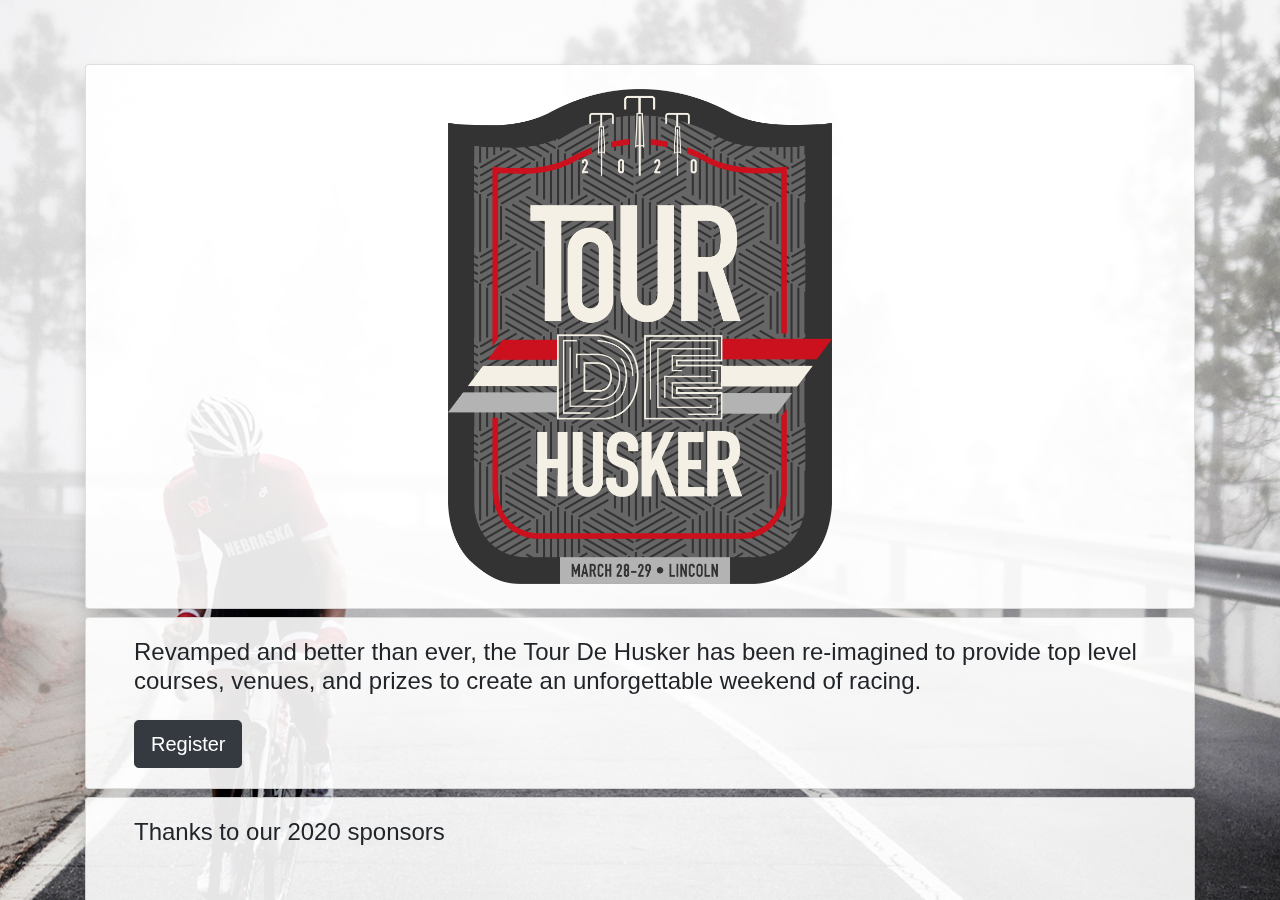
<file: tourdehusker/index.html>
<!doctype html>
<html lang="en">
	<head>
		<!-- Required meta tags -->
		<meta charset="utf-8" />
		<meta name="viewport" content="width=device-width, initial-scale=1, shrink-to-fit=no" />

		<!-- Bootstrap CSS -->
		<link rel="stylesheet" href="https://stackpath.bootstrapcdn.com/bootstrap/4.4.1/css/bootstrap.min.css" integrity="sha384-Vkoo8x4CGsO3+Hhxv8T/Q5PaXtkKtu6ug5TOeNV6gBiFeWPGFN9MuhOf23Q9Ifjh" crossorigin="anonymous" />
		<link rel="stylesheet" href="../styles.css" />
		
		<link rel="shortcut icon" type="image/png" href="../favicon.png"/>
		
		<script src="https://code.jquery.com/jquery-3.4.1.min.js" integrity="sha256-CSXorXvZcTkaix6Yvo6HppcZGetbYMGWSFlBw8HfCJo=" crossorigin="anonymous"></script>

		<title>The Tour de Husker | Cycling Event</title>
		<meta
			name="description"
			content="Revamped and better than ever, the Tour De Husker has been re-imagined to provide top level courses, venues, and prizes to create an unforgettable weekend of racing." />
	</head>
	<body id="home">
		<div class="background">
			<div id="navbar"></div>
			
			<div class="container">
				<div class="card border-2 shadow transparent mt-6 mb-2">
					<div class="row my-4">
						<div class="mx-auto">
							<img src="tour_de_husker_logo.png"
								alt="Tour de Husker Logo"
								class="center-block"
								style="vertical-align: middle; max-height: 55vh;" />
						</div>
					</div>
				</div>

				<div class="card border-2 shadow transparent my-2">
					<div class="card-body px-5">
						<h4 class="mb-4">
							Revamped and better than ever, the Tour De Husker has been re-imagined
							to provide top level courses, venues, and prizes to create an
							unforgettable weekend of racing.
						</h4>

						<a
							class="btn btn-dark btn-lg" 
							href="https://www.bikereg.com/tour-de-husker"
							role="button">
								Register
						</a>
					</div>
				</div>

				<div class="card border-2 shadow transparent my-2">
					<div class="card-body px-5">					
						<h4>
							Thanks to our 2020 sponsors
						</h4>
					</div>

					<div class="row px-5">
						<div class="column-4">
							<img
								src="../sponsor_logos/champ_sys_logo.png"
								alt="Champion System" />
						</div>
						<div class="column-4">
							<img
								src="../sponsor_logos/factor_logo.png"
								alt="Factor" />
						</div>
						<div class="column-4">
							<img
								src="../sponsor_logos/bike_rack_logo.png"
								alt="The Bike Rack" />
						</div>
						<div class="column-4">
							<img
								src="../sponsor_logos/pepsi_SA.png"
								alt="Student Affairs | Pepsi" />
						</div>
					</div>
					<div class="row px-5 mb-3">
						<div class="column-4">
							<img
								src="../sponsor_logos/d_curve_logo.png"
								alt="D-Curve" />
						</div>
						<div class="column-4">
							<img
								src="../sponsor_logos/into_metal_logo.png"
								alt="IntoMetal"
								style="max-width: 75%;" />
						</div>
						<div class="column-4">
							<img
								src="../sponsor_logos/black_inc_logo.png"
								alt="Black Inc" />
						</div>
						<div class="column-4">
							<img
								src="../sponsor_logos/untapped_logo.png"
								alt="Untapped" />
						</div>
					</div>
				</div>

				<div class="card border-2 shadow transparent my-2">
					<div class="card-body px-5">
						<h4>Want more info?</h4>

						<p>
							For questions and comments email <a href="mailto:u.nebraskacyclingclub@gmail.com">u.nebraskacyclingclub@gmail.com</a>
						</p>
					</div>
				</div>

				<div id="footer"></div>
			</div>
		</div>

		<script>
			$("#navbar").load("navbar.html");
			$("#footer").load("footer.html");
		</script>

		<script src='mobile_padding.js'></script>

		<!-- jQuery first, then Popper.js, then Bootstrap JS -->
		<script src="https://cdn.jsdelivr.net/npm/popper.js@1.16.0/dist/umd/popper.min.js" integrity="sha384-Q6E9RHvbIyZFJoft+2mJbHaEWldlvI9IOYy5n3zV9zzTtmI3UksdQRVvoxMfooAo" crossorigin="anonymous"></script>
		<script src="https://stackpath.bootstrapcdn.com/bootstrap/4.4.1/js/bootstrap.min.js" integrity="sha384-wfSDF2E50Y2D1uUdj0O3uMBJnjuUD4Ih7YwaYd1iqfktj0Uod8GCExl3Og8ifwB6" crossorigin="anonymous"></script>
	</body>
</html>
</file>
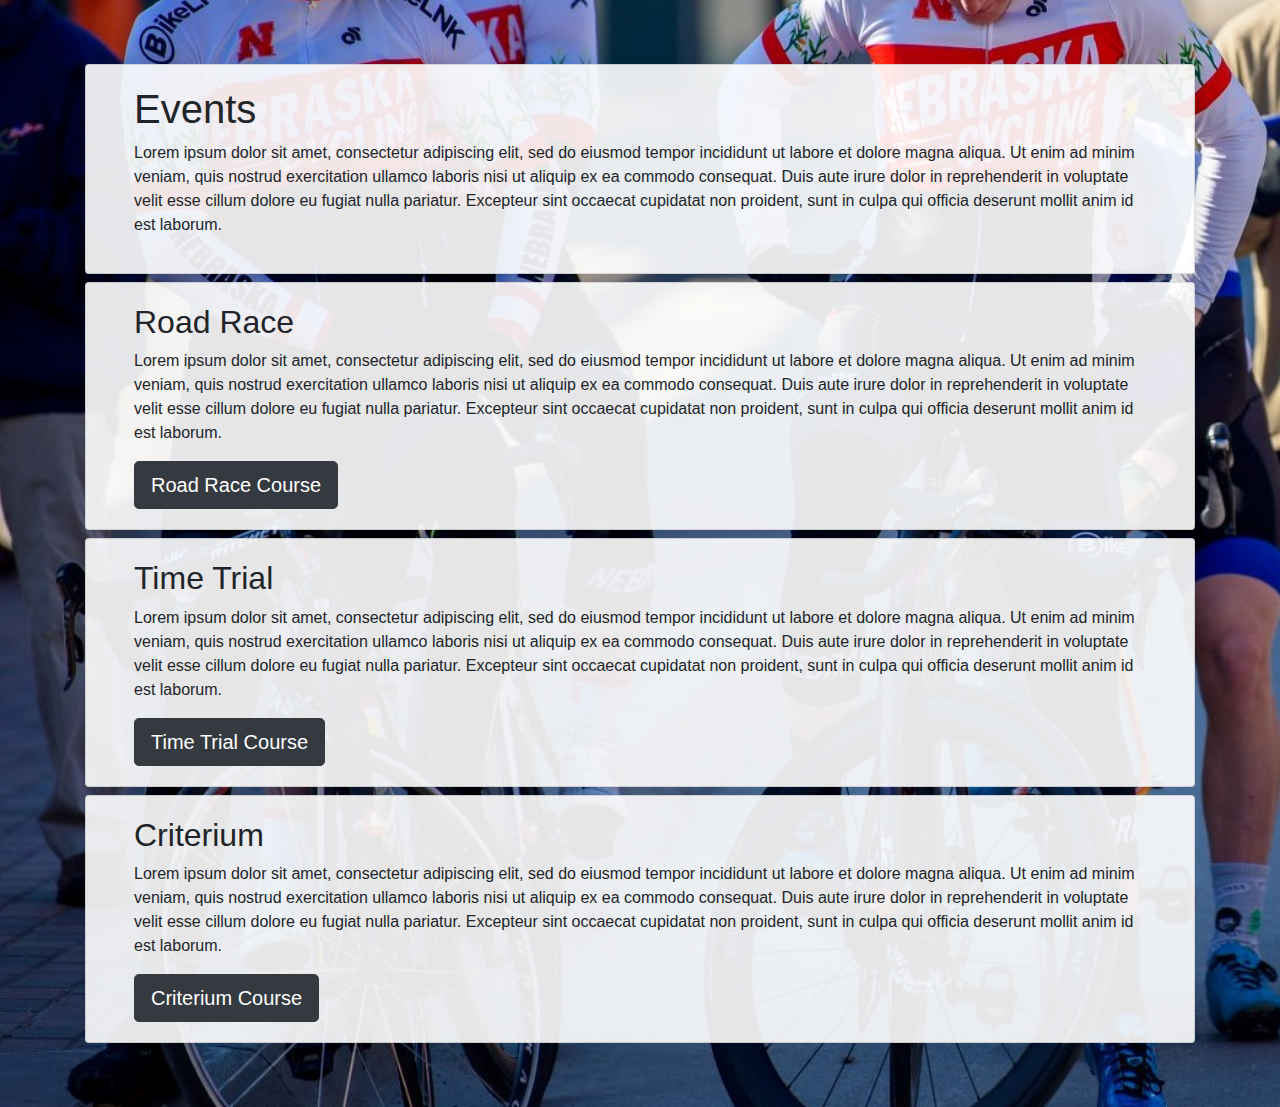
<file: events.html>
<!doctype html>
<html lang="en">
	<head>
		<!-- Required meta tags -->
		<meta charset="utf-8">
		<meta name="viewport" content="width=device-width, initial-scale=1, shrink-to-fit=no">

		<!-- Bootstrap CSS -->
		<link rel="stylesheet" href="https://stackpath.bootstrapcdn.com/bootstrap/4.4.1/css/bootstrap.min.css" integrity="sha384-Vkoo8x4CGsO3+Hhxv8T/Q5PaXtkKtu6ug5TOeNV6gBiFeWPGFN9MuhOf23Q9Ifjh" crossorigin="anonymous" />
		<link rel="stylesheet" href="styles.css" />
		
		<link rel="shortcut icon" type="image/png" href="favicon.png"/>
		
		<script src="https://code.jquery.com/jquery-3.4.1.min.js" integrity="sha256-CSXorXvZcTkaix6Yvo6HppcZGetbYMGWSFlBw8HfCJo=" crossorigin="anonymous"></script>

		<title>Events | The Tour de Husker</title>
	</head>
	<body id="events" style="background: url('crit.jpg') no-repeat center center fixed; background-size: cover;">
		<div id="navbar"></div>
		
		<div class="container">
			<div class="card border-2 shadow transparent mt-6 mb-2">
				<div class="card-body px-5">
					<h1>Events</h1>
					
					<p>
						Lorem ipsum dolor sit amet, consectetur adipiscing elit, sed do eiusmod tempor incididunt ut labore et dolore magna aliqua.
						Ut enim ad minim veniam, quis nostrud exercitation ullamco laboris nisi ut aliquip ex ea commodo consequat.
						Duis aute irure dolor in reprehenderit in voluptate velit esse cillum dolore eu fugiat nulla pariatur. Excepteur sint occaecat
						cupidatat non proident, sunt in culpa qui officia deserunt mollit anim id est laborum.
					</p>
				</div>
			</div>
			<div class="card border-2 transparent my-2">
				<div class="card-body px-5">
					<h2>Road Race</h2>
					
					<p>
						Lorem ipsum dolor sit amet, consectetur adipiscing elit, sed do eiusmod tempor incididunt ut labore et dolore magna aliqua.
						Ut enim ad minim veniam, quis nostrud exercitation ullamco laboris nisi ut aliquip ex ea commodo consequat.
						Duis aute irure dolor in reprehenderit in voluptate velit esse cillum dolore eu fugiat nulla pariatur. Excepteur sint occaecat
						cupidatat non proident, sunt in culpa qui officia deserunt mollit anim id est laborum.
					</p>
					<a class="btn btn-dark btn-lg opaque mr-auto" href="#" role="button">Road Race Course</a>
				</div>
			</div>
			<div class="card border-2 transparent my-2">
				<div class="card-body px-5">
					<h2>Time Trial</h2>
					
					<p>
						Lorem ipsum dolor sit amet, consectetur adipiscing elit, sed do eiusmod tempor incididunt ut labore et dolore magna aliqua.
						Ut enim ad minim veniam, quis nostrud exercitation ullamco laboris nisi ut aliquip ex ea commodo consequat.
						Duis aute irure dolor in reprehenderit in voluptate velit esse cillum dolore eu fugiat nulla pariatur. Excepteur sint occaecat
						cupidatat non proident, sunt in culpa qui officia deserunt mollit anim id est laborum.
					</p>
					<a class="btn btn-dark btn-lg opaque mr-auto" href="#" role="button">Time Trial Course</a>
				</div>
			</div>
			<div class="card border-2 transparent mt-2 mb-6">
				<div class="card-body px-5">
					<h2>Criterium</h2>
					
					<p>
						Lorem ipsum dolor sit amet, consectetur adipiscing elit, sed do eiusmod tempor incididunt ut labore et dolore magna aliqua.
						Ut enim ad minim veniam, quis nostrud exercitation ullamco laboris nisi ut aliquip ex ea commodo consequat.
						Duis aute irure dolor in reprehenderit in voluptate velit esse cillum dolore eu fugiat nulla pariatur. Excepteur sint occaecat
						cupidatat non proident, sunt in culpa qui officia deserunt mollit anim id est laborum.
					</p>
					<a class="btn btn-dark btn-lg opaque mr-auto" href="#" role="button">Criterium Course</a>
				</div>
			</div>
		</div>

		<script>
			$("#navbar").load("navbar.html");
		</script>

		<!-- jQuery first, then Popper.js, then Bootstrap JS -->
		<script src="https://cdn.jsdelivr.net/npm/popper.js@1.16.0/dist/umd/popper.min.js" integrity="sha384-Q6E9RHvbIyZFJoft+2mJbHaEWldlvI9IOYy5n3zV9zzTtmI3UksdQRVvoxMfooAo" crossorigin="anonymous"></script>
		<script src="https://stackpath.bootstrapcdn.com/bootstrap/4.4.1/js/bootstrap.min.js" integrity="sha384-wfSDF2E50Y2D1uUdj0O3uMBJnjuUD4Ih7YwaYd1iqfktj0Uod8GCExl3Og8ifwB6" crossorigin="anonymous"></script>
	</body>
</html>
</file>
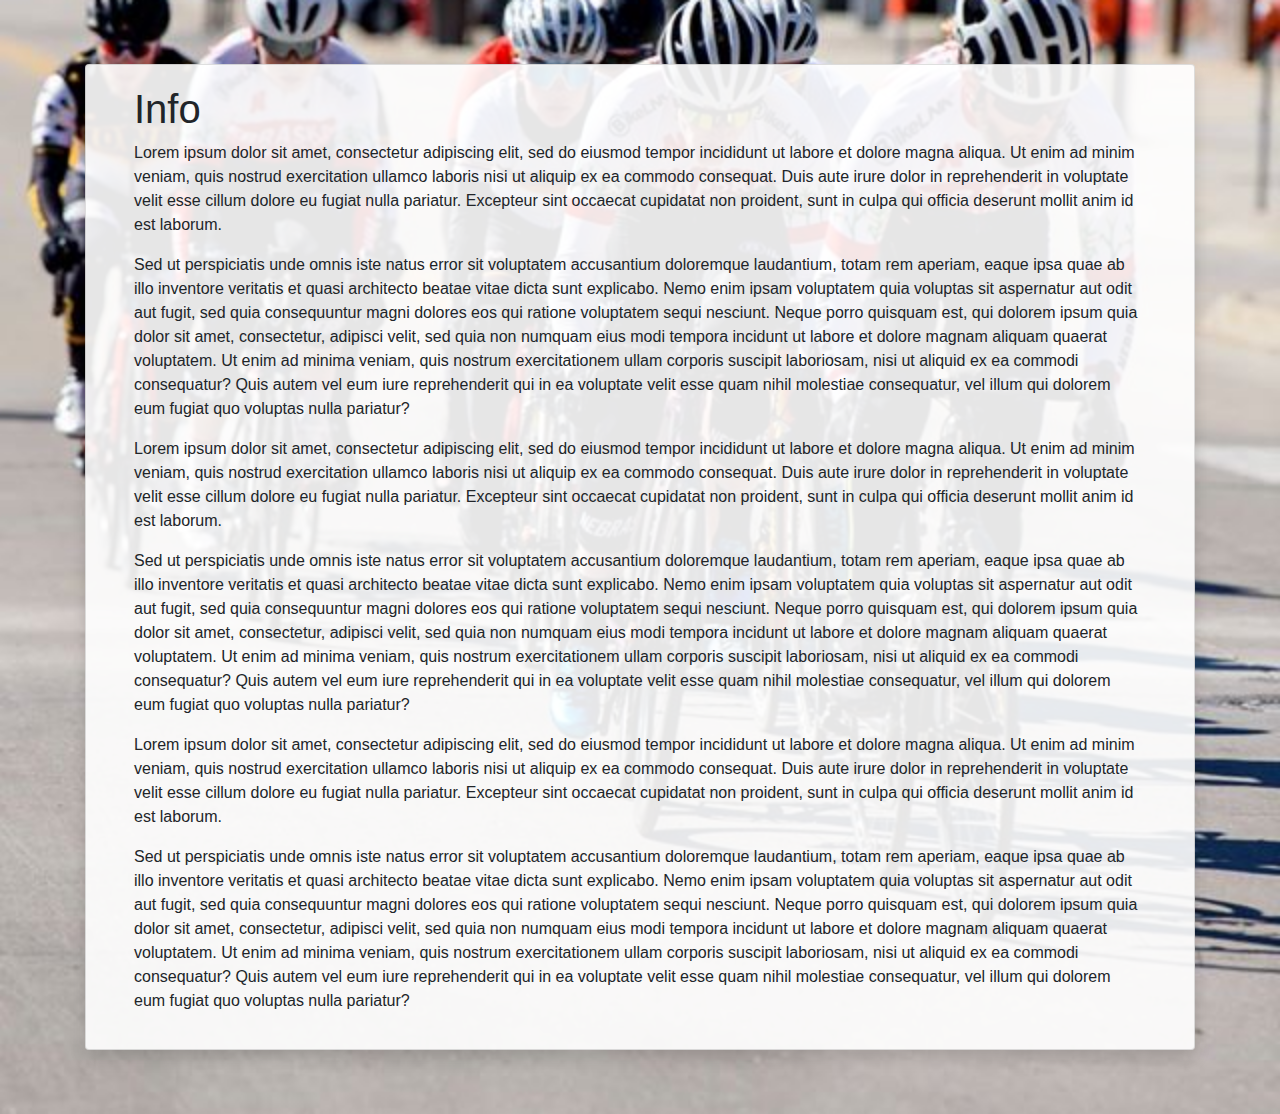
<file: info.html>
<!doctype html>
<html lang="en">
	<head>
		<!-- Required meta tags -->
		<meta charset="utf-8">
		<meta name="viewport" content="width=device-width, initial-scale=1, shrink-to-fit=no">

		<!-- Bootstrap CSS -->
		<link rel="stylesheet" href="https://stackpath.bootstrapcdn.com/bootstrap/4.4.1/css/bootstrap.min.css" integrity="sha384-Vkoo8x4CGsO3+Hhxv8T/Q5PaXtkKtu6ug5TOeNV6gBiFeWPGFN9MuhOf23Q9Ifjh" crossorigin="anonymous" />
		<link rel="stylesheet" href="styles.css" />
		
		<link rel="shortcut icon" type="image/png" href="favicon.png"/>
		
		<script src="https://code.jquery.com/jquery-3.4.1.min.js" integrity="sha256-CSXorXvZcTkaix6Yvo6HppcZGetbYMGWSFlBw8HfCJo=" crossorigin="anonymous"></script>

		<title>Info | The Tour de Husker</title>
	</head>
	<body id="info" style="background: url('crit2.jpg') no-repeat center center fixed; background-size: cover;">
		<div id="navbar"></div>
		
		<div class="container">
			<div class="card border-2 shadow transparent my-6">
				<div class="card-body px-5">
					<h1>Info</h1>
					
					<p>
						Lorem ipsum dolor sit amet, consectetur adipiscing elit, sed do eiusmod tempor incididunt ut labore et dolore magna aliqua.
						Ut enim ad minim veniam, quis nostrud exercitation ullamco laboris nisi ut aliquip ex ea commodo consequat.
						Duis aute irure dolor in reprehenderit in voluptate velit esse cillum dolore eu fugiat nulla pariatur. Excepteur sint occaecat
						cupidatat non proident, sunt in culpa qui officia deserunt mollit anim id est laborum.
					</p>
					
					<p>
						Sed ut perspiciatis unde omnis iste natus error sit voluptatem accusantium doloremque laudantium, totam rem aperiam,
						eaque ipsa quae ab illo inventore veritatis et quasi architecto beatae vitae dicta sunt explicabo. Nemo enim ipsam
						voluptatem quia voluptas sit aspernatur aut odit aut fugit, sed quia consequuntur magni dolores eos qui ratione voluptatem
						sequi nesciunt. Neque porro quisquam est, qui dolorem ipsum quia dolor sit amet, consectetur, adipisci velit, sed quia non
						numquam eius modi tempora incidunt ut labore et dolore magnam aliquam quaerat voluptatem. Ut enim ad minima veniam, quis nostrum
						exercitationem ullam corporis suscipit laboriosam, nisi ut aliquid ex ea commodi consequatur? Quis autem vel eum iure reprehenderit
						qui in ea voluptate velit esse quam nihil molestiae consequatur, vel illum qui dolorem eum fugiat quo voluptas nulla pariatur?
					</p>
					
					<p>
						Lorem ipsum dolor sit amet, consectetur adipiscing elit, sed do eiusmod tempor incididunt ut labore et dolore magna aliqua.
						Ut enim ad minim veniam, quis nostrud exercitation ullamco laboris nisi ut aliquip ex ea commodo consequat.
						Duis aute irure dolor in reprehenderit in voluptate velit esse cillum dolore eu fugiat nulla pariatur. Excepteur sint occaecat
						cupidatat non proident, sunt in culpa qui officia deserunt mollit anim id est laborum.
					</p>
					
					<p>
						Sed ut perspiciatis unde omnis iste natus error sit voluptatem accusantium doloremque laudantium, totam rem aperiam,
						eaque ipsa quae ab illo inventore veritatis et quasi architecto beatae vitae dicta sunt explicabo. Nemo enim ipsam
						voluptatem quia voluptas sit aspernatur aut odit aut fugit, sed quia consequuntur magni dolores eos qui ratione voluptatem
						sequi nesciunt. Neque porro quisquam est, qui dolorem ipsum quia dolor sit amet, consectetur, adipisci velit, sed quia non
						numquam eius modi tempora incidunt ut labore et dolore magnam aliquam quaerat voluptatem. Ut enim ad minima veniam, quis nostrum
						exercitationem ullam corporis suscipit laboriosam, nisi ut aliquid ex ea commodi consequatur? Quis autem vel eum iure reprehenderit
						qui in ea voluptate velit esse quam nihil molestiae consequatur, vel illum qui dolorem eum fugiat quo voluptas nulla pariatur?
					</p>
					
					<p>
						Lorem ipsum dolor sit amet, consectetur adipiscing elit, sed do eiusmod tempor incididunt ut labore et dolore magna aliqua.
						Ut enim ad minim veniam, quis nostrud exercitation ullamco laboris nisi ut aliquip ex ea commodo consequat.
						Duis aute irure dolor in reprehenderit in voluptate velit esse cillum dolore eu fugiat nulla pariatur. Excepteur sint occaecat
						cupidatat non proident, sunt in culpa qui officia deserunt mollit anim id est laborum.
					</p>
					
					<p>
						Sed ut perspiciatis unde omnis iste natus error sit voluptatem accusantium doloremque laudantium, totam rem aperiam,
						eaque ipsa quae ab illo inventore veritatis et quasi architecto beatae vitae dicta sunt explicabo. Nemo enim ipsam
						voluptatem quia voluptas sit aspernatur aut odit aut fugit, sed quia consequuntur magni dolores eos qui ratione voluptatem
						sequi nesciunt. Neque porro quisquam est, qui dolorem ipsum quia dolor sit amet, consectetur, adipisci velit, sed quia non
						numquam eius modi tempora incidunt ut labore et dolore magnam aliquam quaerat voluptatem. Ut enim ad minima veniam, quis nostrum
						exercitationem ullam corporis suscipit laboriosam, nisi ut aliquid ex ea commodi consequatur? Quis autem vel eum iure reprehenderit
						qui in ea voluptate velit esse quam nihil molestiae consequatur, vel illum qui dolorem eum fugiat quo voluptas nulla pariatur?
					</p>
				</div>
			</div>
		</div>

		<script>
			$("#navbar").load("navbar.html");
		</script>

		<!-- jQuery first, then Popper.js, then Bootstrap JS -->
		<script src="https://cdn.jsdelivr.net/npm/popper.js@1.16.0/dist/umd/popper.min.js" integrity="sha384-Q6E9RHvbIyZFJoft+2mJbHaEWldlvI9IOYy5n3zV9zzTtmI3UksdQRVvoxMfooAo" crossorigin="anonymous"></script>
		<script src="https://stackpath.bootstrapcdn.com/bootstrap/4.4.1/js/bootstrap.min.js" integrity="sha384-wfSDF2E50Y2D1uUdj0O3uMBJnjuUD4Ih7YwaYd1iqfktj0Uod8GCExl3Og8ifwB6" crossorigin="anonymous"></script>
	</body>
</html>
</file>
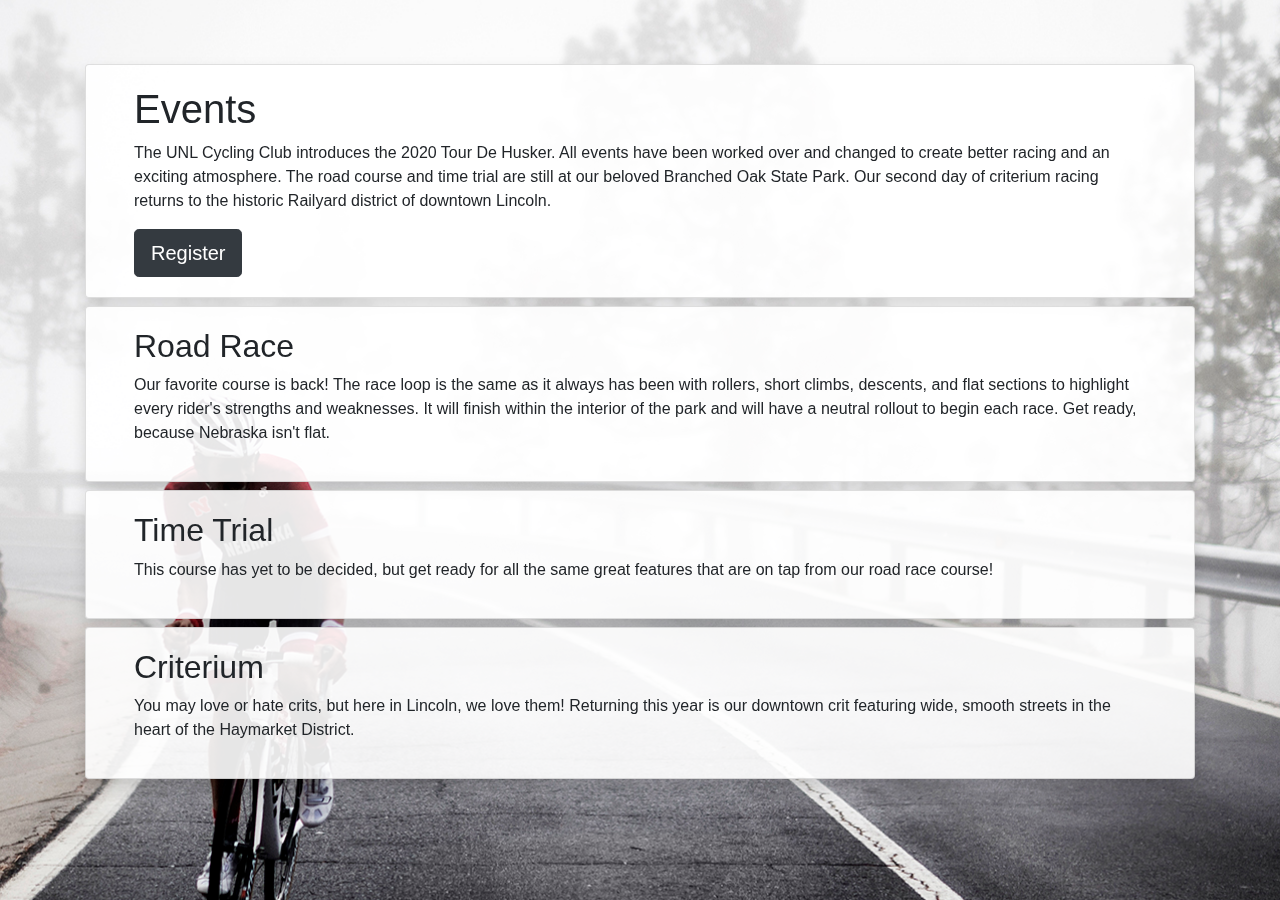
<file: tourdehusker/events.html>
<!doctype html>
<html lang="en">
	<head>
		<!-- Required meta tags -->
		<meta charset="utf-8">
		<meta name="viewport" content="width=device-width, initial-scale=1, shrink-to-fit=no">

		<!-- Bootstrap CSS -->
		<link rel="stylesheet" href="https://stackpath.bootstrapcdn.com/bootstrap/4.4.1/css/bootstrap.min.css" integrity="sha384-Vkoo8x4CGsO3+Hhxv8T/Q5PaXtkKtu6ug5TOeNV6gBiFeWPGFN9MuhOf23Q9Ifjh" crossorigin="anonymous" />
		<link rel="stylesheet" href="../styles.css" />
		
		<link rel="shortcut icon" type="image/png" href="../favicon.png"/>
		
		<script src="https://code.jquery.com/jquery-3.4.1.min.js" integrity="sha256-CSXorXvZcTkaix6Yvo6HppcZGetbYMGWSFlBw8HfCJo=" crossorigin="anonymous"></script>

		<title>Events | The Tour de Husker</title>
		<meta
			name="description"
			content="The UNL Cycling Club introduces the 2020 Tour De Husker. All events have been worked over and changed to create better racing and an exciting atmosphere." />
	</head>
	<body id="events">

		<div class="background">
			<div id="navbar"></div>
			
			<div class="container">
				<div class="card border-2 shadow transparent mt-6 mb-2">
					<div class="card-body px-5">
						<h1>Events</h1>

						<p>
							The UNL Cycling Club introduces the 2020 Tour De Husker. All events have been
							worked over and changed to create better racing and an exciting atmosphere.
							The road course and time trial are still at our beloved Branched Oak State Park.
							Our second day of criterium racing returns to the historic Railyard district of downtown Lincoln.
						</p>

						<a
							class="btn btn-dark btn-lg" 
							href="https://www.bikereg.com/tour-de-husker"
							role="button">
								Register
						</a>
					</div>
				</div>
				<div class="card border-2 shadow transparent my-2">
					<div class="card-body px-5">
						<h2>Road Race</h2>
						
						<p>
							Our favorite course is back! The race loop is the same as it always has been with
							rollers, short climbs,  descents, and flat sections to highlight every rider's strengths
							and weaknesses. It will finish within the interior of the park and will have a neutral
							rollout to begin each race. Get ready, because Nebraska isn't flat.
						</p>
					</div>
				</div>
				<div class="card border-2 shadow transparent my-2">
					<div class="card-body px-5">
						<h2>Time Trial</h2>
						
						<p>
							This course has yet to be decided, but get ready for all
							the same great features that are on tap from our road race course!
						</p>
					</div>
				</div>
				<div class="card border-2 shadow transparent mt-2 mb-6">
					<div class="card-body px-5">
						<h2>Criterium</h2>
						
						<p>
							You may love or hate crits, but here in Lincoln, we love them!
							Returning this year is our downtown crit featuring wide, smooth
							streets in the heart of the Haymarket District.
						</p>
					</div>
				</div>

				<div id="footer"></div>
			</div>
		</div>

		<script>
			$("#navbar").load("navbar.html");
			$("#footer").load("footer.html");
		</script>

		<script src='mobile_padding.js'></script>

		<!-- jQuery first, then Popper.js, then Bootstrap JS -->
		<script src="https://cdn.jsdelivr.net/npm/popper.js@1.16.0/dist/umd/popper.min.js" integrity="sha384-Q6E9RHvbIyZFJoft+2mJbHaEWldlvI9IOYy5n3zV9zzTtmI3UksdQRVvoxMfooAo" crossorigin="anonymous"></script>
		<script src="https://stackpath.bootstrapcdn.com/bootstrap/4.4.1/js/bootstrap.min.js" integrity="sha384-wfSDF2E50Y2D1uUdj0O3uMBJnjuUD4Ih7YwaYd1iqfktj0Uod8GCExl3Og8ifwB6" crossorigin="anonymous"></script>
	</body>
</html>
</file>
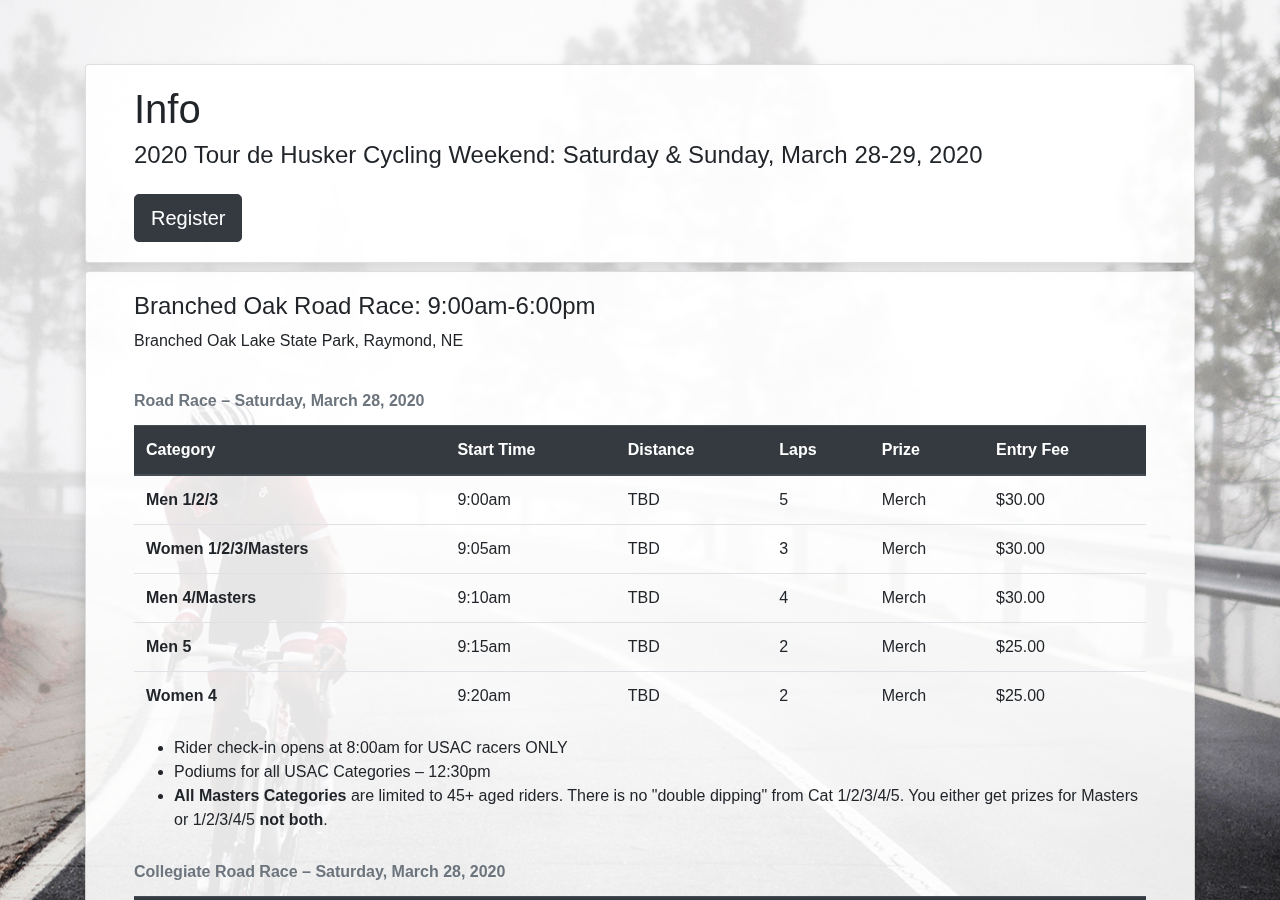
<file: tourdehusker/info.html>
<!doctype html>
<html lang="en">
	<head>
		<!-- Required meta tags -->
		<meta charset="utf-8">
		<meta name="viewport" content="width=device-width, initial-scale=1, shrink-to-fit=no">

		<!-- Bootstrap CSS -->
		<link rel="stylesheet" href="https://stackpath.bootstrapcdn.com/bootstrap/4.4.1/css/bootstrap.min.css" integrity="sha384-Vkoo8x4CGsO3+Hhxv8T/Q5PaXtkKtu6ug5TOeNV6gBiFeWPGFN9MuhOf23Q9Ifjh" crossorigin="anonymous" />
		<link rel="stylesheet" href="../styles.css" />
		
		<link rel="shortcut icon" type="image/png" href="../favicon.png"/>
		
		<script src="https://code.jquery.com/jquery-3.4.1.min.js" integrity="sha256-CSXorXvZcTkaix6Yvo6HppcZGetbYMGWSFlBw8HfCJo=" crossorigin="anonymous"></script>

		<title>Info | The Tour de Husker</title>
		<meta
			name="description"
			content="All the info you need for The Tour de Husker on March 28-29, 2020." />
	</head>
	<body id="info">
		<div class="background">
			<div id="navbar"></div>
			
			<div class="container">
				<div class="card border-2 shadow transparent mt-6 mb-2">
					<div class="card-body px-5">
						<h1>Info</h1>
						
						<h4 class="mb-4">
							2020 Tour de Husker Cycling Weekend: Saturday & Sunday, March 28-29, 2020
						</h4>

						<a
							class="btn btn-dark btn-lg" 
							href="https://www.bikereg.com/tour-de-husker"
							role="button">
								Register
						</a>
					</div>
				</div>

				<div class="card border-2 shadow transparent my-2">
					<div class="card-body px-5">							
						<h4 class="mb-2">
							Branched Oak Road Race: 9:00am-6:00pm
						</h4>

						<p class="mb-4">
							Branched Oak Lake State Park, Raymond, NE
						</p>

						<div class="table-responsive">
							<table class="table">
								<caption>Road Race &ndash; Saturday, March 28, 2020</caption>
								<thead class="thead-dark">
									<tr>
										<th>Category</th>
										<th>Start Time</th>
										<th>Distance</th>
										<th>Laps</th>
										<th>Prize</th>
										<th>Entry Fee</th>
									</tr>
								</thead>
								<tbody>
									<tr>
										<th>Men 1/2/3</th>
										<td>9:00am</td>
										<td>TBD</td>
										<td>5</td>
										<td>Merch</td>
										<td>$30.00</td>
									</tr>
									<tr>
										<th>Women 1/2/3/Masters</th>
										<td>9:05am</td>
										<td>TBD</td>
										<td>3</td>
										<td>Merch</td>
										<td>$30.00</td>
									</tr>
									<tr>
										<th>Men 4/Masters</th>
										<td>9:10am</td>
										<td>TBD</td>
										<td>4</td>
										<td>Merch</td>
										<td>$30.00</td>
									</tr>
									<tr>
										<th>Men 5</th>
										<td>9:15am</td>
										<td>TBD</td>
										<td>2</td>
										<td>Merch</td>
										<td>$25.00</td>
									</tr>
									<tr>
										<th>Women 4</th>
										<td>9:20am</td>
										<td>TBD</td>
										<td>2</td>
										<td>Merch</td>
										<td>$25.00</td>
									</tr>
								</tbody>
							</table>
						</div>
						<ul>
							<li>
								Rider check-in opens at 8:00am for USAC racers ONLY
							</li>
							<li>
								Podiums for all USAC Categories &ndash; 12:30pm
							</li>
							<li>
								<b>All Masters Categories</b> are limited to 45+ aged riders.
								There is no "double dipping" from Cat 1/2/3/4/5.
								You either get prizes for Masters or 1/2/3/4/5 <b>not both</b>.
							</li>
						</ul>

						<div class="table-responsive">
							<table class="table">
								<caption>Collegiate Road Race &ndash; Saturday, March 28, 2020</caption>
								<thead class="thead-dark">
									<tr>
										<th>Category</th>
										<th>Start Time</th>
										<th>Distance</th>
										<th>Laps</th>
										<th>Prize</th>
										<th>Entry Fee</th>
									</tr>
								</thead>
								<tbody>
									<tr>
										<th>Men A</th>
										<td>1:00pm</td>
										<td>TBD</td>
										<td>5</td>
										<td>Medals</td>
										<td>$20.00</td>
									</tr>
									<tr>
										<th>Men B/Women A</th>
										<td>1:05pm</td>
										<td>TBD</td>
										<td>4</td>
										<td>Medals</td>
										<td>$20.00</td>
									</tr>
									<tr>
										<th>Men C/Women B</th>
										<td>1:10pm</td>
										<td>TBD</td>
										<td>3</td>
										<td>Medals</td>
										<td>$20.00</td>
									</tr>
									<tr>
										<th>Men D/Women C</th>
										<td>1:15pm</td>
										<td>TBD</td>
										<td>2</td>
										<td>Medals</td>
										<td>$20.00</td>
									</tr>
								</tbody>
							</table>
						</div>
						<ul>
							<li>
								Rider check-in opens at 11:00am for Collegiate racers
							</li>
							<li>
								Podiums for all Collegiate Categories &ndash; 4:00pm
							</li>
						</ul>

						<div class="table-responsive">
							<table class="table">
								<caption>USAC Individual TT &ndash; Saturday, March 28, 2020</caption>
								<thead class="thead-dark">
									<tr>
										<th>Category</th>
										<th>Start Time</th>
										<th>Distance</th>
										<th>Prize</th>
										<th>Entry Fee</th>
									</tr>
								</thead>
								<tbody>
									<tr>
										<th>Men (all categories)</th>
										<td>4:15pm</td>
										<td>TBD</td>
										<td>Merch</td>
										<td>$20.00</td>
									</tr>
									<tr>
										<th>Women (all categories)</th>
										<td>4:15pm</td>
										<td>TBD</td>
										<td>Merch</td>
										<td>$20.00</td>
									</tr>
								</tbody>
							</table>
						</div>
						<ul>
							<li>
								<b>TT equipment allowed</b>
							</li>
							<li>
								Podiums for all USAC Categories &ndash; 5:00pm
							</li>
							<li>
								<b>All Masters Categories</b> are limited to 45+ aged riders.
								There is no "double dipping" from Cat 1/2/3/4/5.
								You either get prizes for Masters or 1/2/3/4/5 <b>not both</b>.
							</li>
						</ul>

						<div class="table-responsive">
							<table class="table">
								<caption>Collegiate Team Time Trial &ndash; Saturday, March 28, 2020</caption>
								<thead class="thead-dark">
									<tr>
										<th>Category</th>
										<th>Start Time</th>
										<th>Distance</th>
										<th>Prize</th>
										<th>Entry Fee</th>
									</tr>
								</thead>
								<tbody>
									<tr>
										<th>Collegiate TTT*</th>
										<td>4:30pm</td>
										<td>TBD</td>
										<td>Medals</td>
										<td>$30.00 per team</td>
									</tr>
								</tbody>
							</table>
						</div>
						<ul>
							<li>
								<b>No TT bikes allowed</b>
							</li>
							<li>
								Podiums for TTT &ndash; 5:15pm
							</li>
							<li>
								*TTT cannot race down a category (ex. An A rider cannot with B riders and have time count for B TTT.)
							</li>
							<li>
								*Minimum 2 Riders, Max 4 Riders per Team (take time of last rider)
							</li>
						</ul>
					</div>
				</div>

				<div class="card border-2 shadow transparent my-2">
					<div class="card-body px-5">							
						<h4 class="mb-2">
							Haymarket Criterium: 8:00am-2:00pm
						</h4>

						<p class="mb-4">
							Haymarket District, Lincoln, NE
						</p>

						<div class="table-responsive">
							<table class="table">
								<caption>Criterium Race &ndash; Sunday, March 29, 2020</caption>
								<thead class="thead-dark">
									<tr>
										<th>Category</th>
										<th>Start Time</th>
										<th>Duration</th>
										<th>Prize</th>
										<th>Entry Fee</th>
									</tr>
								</thead>
								<tbody>
									<tr>
										<th>Women 4</th>
										<td>12:20pm</td>
										<td>30 min</td>
										<td>Merch</td>
										<td>$25.00</td>
									</tr>
									<tr>
										<th>Men 5</th>
										<td>12:55pm</td>
										<td>30 min</td>
										<td>Merch</td>
										<td>$25.00</td>
									</tr>
									<tr>
										<th>Women 3/Masters</th>
										<td>1:30pm</td>
										<td>40 min</td>
										<td>Merch</td>
										<td>$30.00</td>
									</tr>
									<tr>
										<th>Men 4/Masters</th>
										<td>2:15pm</td>
										<td>40 min</td>
										<td>Merch</td>
										<td>$30.00</td>
									</tr>
									<tr>
										<th>Men 3</th>
										<td>3:10pm</td>
										<td>45 min</td>
										<td>Merch</td>
										<td>$30.00</td>
									</tr>
									<tr>
										<th>Women 1/2</th>
										<td>4:00pm</td>
										<td>50 min</td>
										<td>Merch</td>
										<td>$30.00</td>
									</tr>
									<tr>
										<th>Men 1/2</th>
										<td>5:00pm</td>
										<td>60 min</td>
										<td>Merch</td>
										<td>$30.00</td>
									</tr>
								</tbody>
							</table>
						</div>
						<ul>
							<li>
								Rider check-in opens at 11:00am for USAC racers
							</li>
							<li>
								Podiums for Masters/4/5 &ndash; 3:00pm
							</li>
							<li>
								Podiums for 1/2/3 &ndash; 6:00pm
							</li>
							<li>
								<b>All Masters Categories</b> are limited to 45+ aged riders.
								There is no "double dipping" from Cat 1/2/3/4/5.
								You either get prizes for Masters or 1/2/3/4/5 <b>not both</b>.
							</li>
						</ul>

						<div class="table-responsive">
							<table class="table">
								<caption>Collegiate Criterium Race &ndash; Sunday, March 29, 2020</caption>
								<thead class="thead-dark">
									<tr>
										<th>Category</th>
										<th>Start Time</th>
										<th>Duration</th>
										<th>Prize</th>
										<th>Entry Fee</th>
									</tr>
								</thead>
								<tbody>
									<tr>
										<th>Men D/Women C</th>
										<td>8:00am</td>
										<td>30 min</td>
										<td>Medals</td>
										<td>$20.00</td>
									</tr>
									<tr>
										<th>Men C/Women B</th>
										<td>8:35am</td>
										<td>35 min</td>
										<td>Medals</td>
										<td>$20.00</td>
									</tr>
									<tr>
										<th>Men B/Women A</th>
										<td>9:20am</td>
										<td>45 min</td>
										<td>Medals</td>
										<td>$20.00</td>
									</tr>
									<tr>
										<th>Men A</th>
										<td>10:15am</td>
										<td>60 min</td>
										<td>Medals</td>
										<td>$20.00</td>
									</tr>
								</tbody>
							</table>
						</div>
						<ul>
							<li>
								Podiums for Men C/D and Women B/C &ndash; 9:10am
							</li>
							<li>
								Podiums for Men A/B and Women A &ndash; 11:20am
							</li>
						</ul>

						<div class="table-responsive">
							<table class="table">
								<caption>Community Fun Races &ndash; Sunday, March 29, 2020</caption>
								<thead class="thead-dark">
									<tr>
										<th>Category</th>
										<th>Start Time</th>
										<th>Distance</th>
										<th>Prize</th>
										<th>Entry Fee</th>
									</tr>
								</thead>
								<tbody>
									<tr>
										<th>Gravel Grinder Crit**</th>
										<td>11:30am</td>
										<td>20 min</td>
										<td>Husker Hundo Entries</td>
										<td>$20.00</td>
									</tr>
									<tr>
										<th>BikeLNK Celebrity Race</th>
										<td>11:55am</td>
										<td>2 laps</td>
										<td>Eternal Glory</td>
										<td>N/A</td>
									</tr>
								</tbody>
							</table>
						</div>
						<ul>
							<li>
								**Gravel Grinder Crit rules:
								<ol>
									<li>
										To be elgible your bike must have 35mm or larger tires,
										and no your file treads on "wide rims" won’t cut it.
									</li>
									<li>
										MTBs are allowed, but tandems, e-bikes, cargo bikes, and cruisers are not.
									</li>
									<li>
										Prizes:<br />
										1st = One free entry to the 2020 Husker Hundo<br />
										2nd = 50% off one entry to the 2020 Husker Hundo<br />
										3rd = 25% off one entry to the 2020 Husker Hundo
									</li>
								</ol>
							</li>
						</ul>
					</div>
				</div>

				<div class="card border-2 shadow transparent my-2">
					<div class="card-body px-5">
						<h4>General Event Rules</h4>
						<ul>
							<li>
								All riders must have USAC license
							</li>
							<li>
								One-Day Race License fees are <b>CASH ONLY</b> (no cards)
							</li>
							<li>
								NO "day-of" race registration, only Gravel Grinder Crit entries are allowed day of. 
							</li>
						</ul>
					</div>
				</div>

				<div class="card border-2 shadow transparent my-2">
					<div class="card-body px-5">
						<h4>Omnium Points Breakdown</h4>
						<p>
							For Collegiate TTT, points are awarded equally to each member of the team
							(i.e. 1st place team with 4 riders, all 4 riders get 20 points toward omnium).
						</p>

						<h6>Results & Awards</h6>
						<p>
							Awards and podium presentations for ALL events (Saturday & Sunday) are posted on the schedule.
						</p>
						<ul>
							<li>
								It is the rider’s responsibility to be prepared and
								present for awards <b>(prizes will not be mailed)</b>.
							</li>
						</ul>

						<h5>
							Omnium Overall Prizes
						</h5>
						<p>
							All USAC categories will have an omnium competion as long as
							there are three or more participants in each event.
						</p>
						<ul>
							<li>
								Prizes:<br />
								1st = Trophy<br />
								2nd = Medal<br />
								3rd = Medal
							</li>
						</ul>
						<div class="table-responsive">
							<table class="table">
								<thead class="thead-dark">
									<tr>
										<th>Placing</th>
										<th>1</th>
										<th>2</th>
										<th>3</th>
										<th>4</th>
										<th>5</th>
										<th>6</th>
										<th>7</th>
										<th>8</th>
										<th>9</th>
										<th>10</th>
										<th>11</th>
										<th>12</th>
										<th>13</th>
										<th>14</th>
										<th>15</th>
									</tr>
								</thead>
								<tbody>
									<tr>
										<th>RR</th>
										<td>40</td>
										<td>37</td>
										<td>34</td>
										<td>25</td>
										<td>20</td>
										<td>15</td>
										<td>10</td>
										<td>9</td>
										<td>8</td>
										<td>7</td>
										<td>6</td>
										<td>5</td>
										<td>3</td>
										<td>2</td>
										<td>1</td>
									</tr>
									<tr>
										<th>TT</th>
										<td>20</td>
										<td>18</td>
										<td>16</td>
										<td>11</td>
										<td>10</td>
										<td>9</td>
										<td>8</td>
										<td>7</td>
										<td>6</td>
										<td>5</td>
										<td>4</td>
										<td>3</td>
										<td>2</td>
										<td>1</td>
										<td></td>
									</tr>
									<tr>
										<th>Crit</th>
										<td>40</td>
										<td>37</td>
										<td>34</td>
										<td>25</td>
										<td>20</td>
										<td>15</td>
										<td>10</td>
										<td>9</td>
										<td>8</td>
										<td>7</td>
										<td>6</td>
										<td>5</td>
										<td>3</td>
										<td>2</td>
										<td>1</td>
									</tr>
								</tbody>
							</table>
						</div>
					</div>
				</div>

				<div class="card border-2 shadow transparent my-2">
					<div class="card-body px-5">
						<p>
							For a PDF version of the flyer, click below.
						</p>

						<a
							class="btn btn-dark btn-lg" 
							href="Tour_De_Husker_Flyer_2020.pdf"
							role="button">
								Flyer
						</a>
					</div>
				</div>

				<div id="footer"></div>
			</div>
		</div>

		<script>
			$("#navbar").load("navbar.html");
			$("#footer").load("footer.html");
		</script>

		<script src='mobile_padding.js'></script>

		<!-- jQuery first, then Popper.js, then Bootstrap JS -->
		<script src="https://cdn.jsdelivr.net/npm/popper.js@1.16.0/dist/umd/popper.min.js" integrity="sha384-Q6E9RHvbIyZFJoft+2mJbHaEWldlvI9IOYy5n3zV9zzTtmI3UksdQRVvoxMfooAo" crossorigin="anonymous"></script>
		<script src="https://stackpath.bootstrapcdn.com/bootstrap/4.4.1/js/bootstrap.min.js" integrity="sha384-wfSDF2E50Y2D1uUdj0O3uMBJnjuUD4Ih7YwaYd1iqfktj0Uod8GCExl3Og8ifwB6" crossorigin="anonymous"></script>
	</body>
</html>
</file>
<file: styles.css>
.background {
	background: url('tourdehusker/page_background.jpg') no-repeat left center fixed;
	-webkit-background-size: cover;
	-moz-background-size: cover;
	-o-background-size: cover;
	background-size: cover;
	padding: 0;
	margin: 0;
	position: fixed;
	width: 100%;
	height: 100%;
	overflow-y: scroll;
}

header {
	color: white;
	text-align: center;
	padding-bottom: 14%;
}

h4 {
	padding-bottom: 0px;
	margin-bottom: 0px;
}

h4 + p {
	padding-top: 0px;
	margin-top: 0px;
}

/* Table */
.table caption {
	caption-side: top;
	font-weight: bold;
}

/* Style the navbar */
.navbar {
  background-color: #D00000;
}

.nav-item {
	color: white;
}

/* Opacity */
.transparent {
	background: rgba(255, 255, 255, 0.9)
}

/* Page content */
.my-6 {
	margin-top: 4rem;
	margin-bottom: 4rem;
}

.mt-6 {
	margin-top: 4rem;
}

.mb-6 {
	margin-bottom: 4rem;
}

@media(min-width: 768px) {
	.navbar {
		padding-left: 10%;
		padding-right: 10%;
	}
}

/* Icons */
.font-awesome {
	font-family: FontAwesome;
    display: inline-block;
	vertical-align: middle;
	font-style: normal
}

/* Logos */
.column-3 {
	flex: 33%;
	max-width: 33%;
	padding: 0 4px;
}
  
.column-3 img {
	margin-top: 24px;
	padding: 12px;
	vertical-align: middle;
	width: 100%;
}

.column-4 {
	flex: 25%;
	max-width: 25%;
	padding: 0 4px;
}
  
.column-4 img {
	margin-top: 24px;
	padding: 12px;
	vertical-align: middle;
	width: 100%;
}

@media screen and (max-width: 600px) {
	.column-3, .column-4 {
		flex: 100%;
		max-width: 100%;
	}
}
</file>
